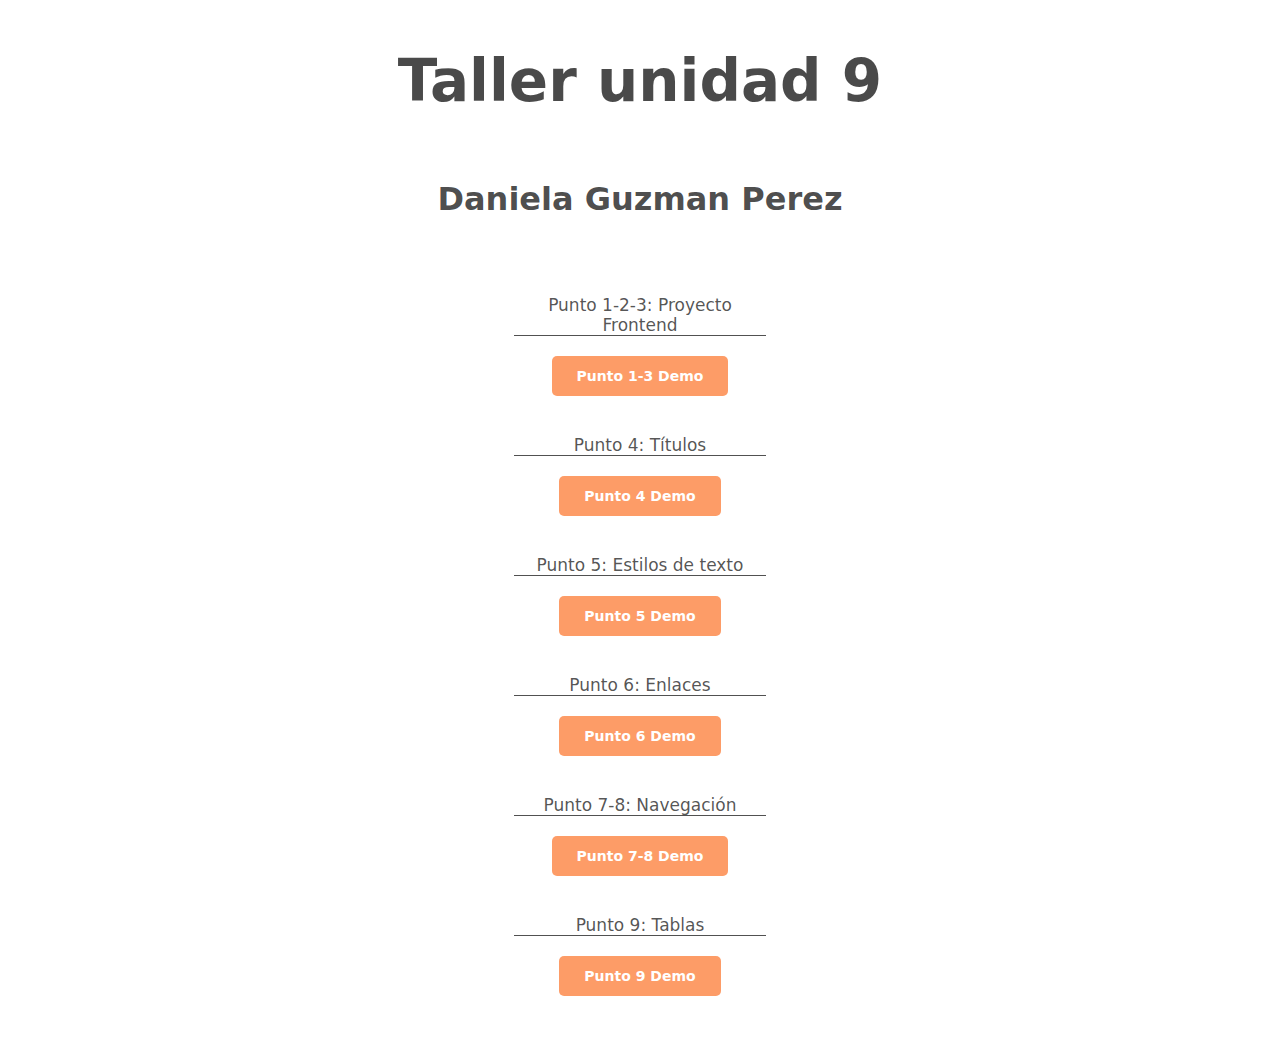
<file: index.html>
<!DOCTYPE html>
<html lang="en">
<head>
  <meta charset="UTF-8">
  <meta http-equiv="X-UA-Compatible" content="IE=edge">
  <meta name="viewport" content="width=device-width, initial-scale=1.0">
  <title>taller 9 menu</title>
  <link rel="stylesheet" href="./styles/styles.css">
</head>
<body> 
  <div>
    <h1> Taller unidad 9</h1>
    <h2>Daniela Guzman Perez</h2>
    <nav>
      <ul>
        <li>
          <p>
            Punto 1-2-3: Proyecto Frontend
          </p> 
          <a href="./punto-1-3/index.html">
            Punto 1-3 Demo
          </a>
        </li>
        <li>
          <p>
            Punto 4: Títulos
          </p> 
          <a href="./punto-4/numero4.html">
            Punto 4 Demo
          </a>
        </li>
        <li>
          <p>
            Punto 5: Estilos de texto
          </p>
          <a href="./punto-5/numero5.html">
            Punto 5 Demo
          </a>
        </li>
        <li>
          <p>
            Punto 6: Enlaces
          </p>
          <a href="./punto-6/numero6.html">
            Punto 6 Demo
          </a>
        </li>
        <li>
          <p>
            Punto 7-8: Navegación
          </p>
          <a href="./punto-7-8/numero7-8.html">
            Punto 7-8 Demo
          </a>
        </li>
        <li>
          <p>
            Punto 9: Tablas
          </p>
          <a href="./punto-9/numero9.html">
            Punto 9 Demo
          </a>
        </li>
      </ul>
    </nav>
  </div> 
</body>
</html>
</file>
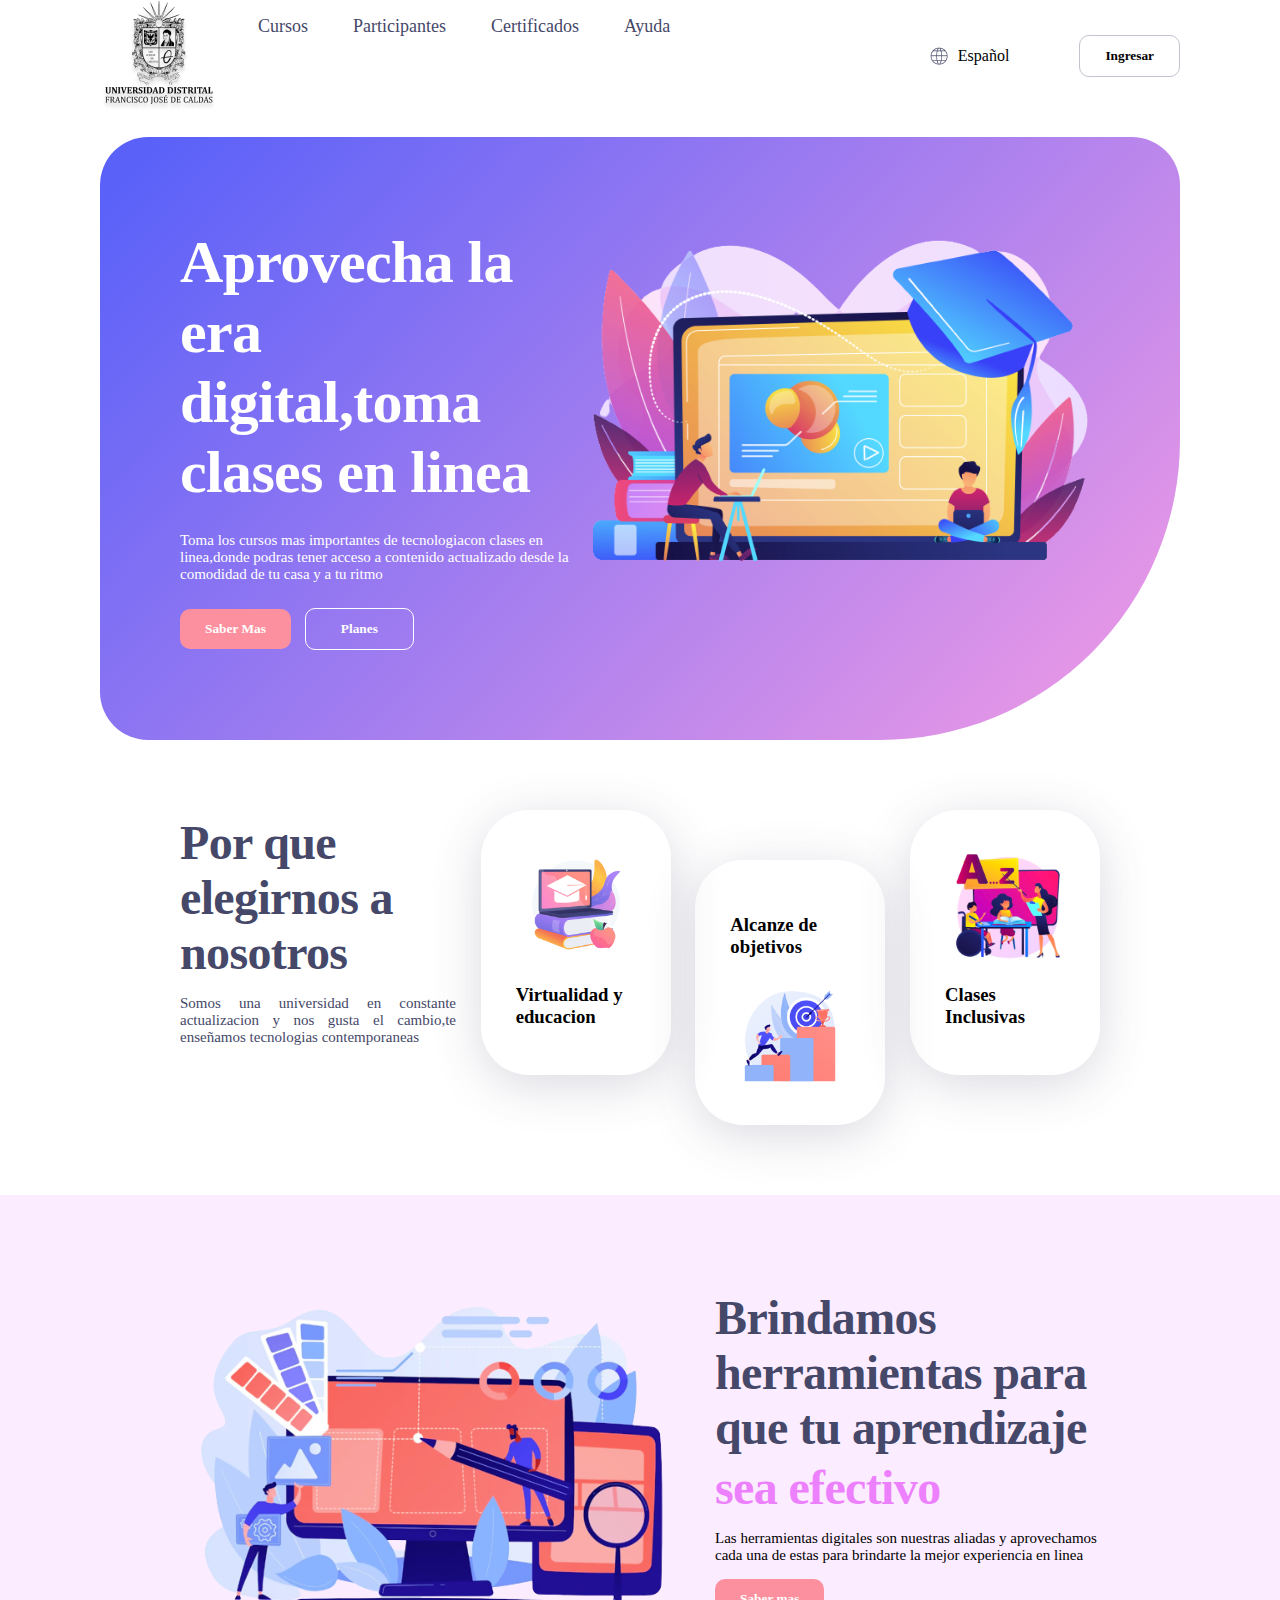
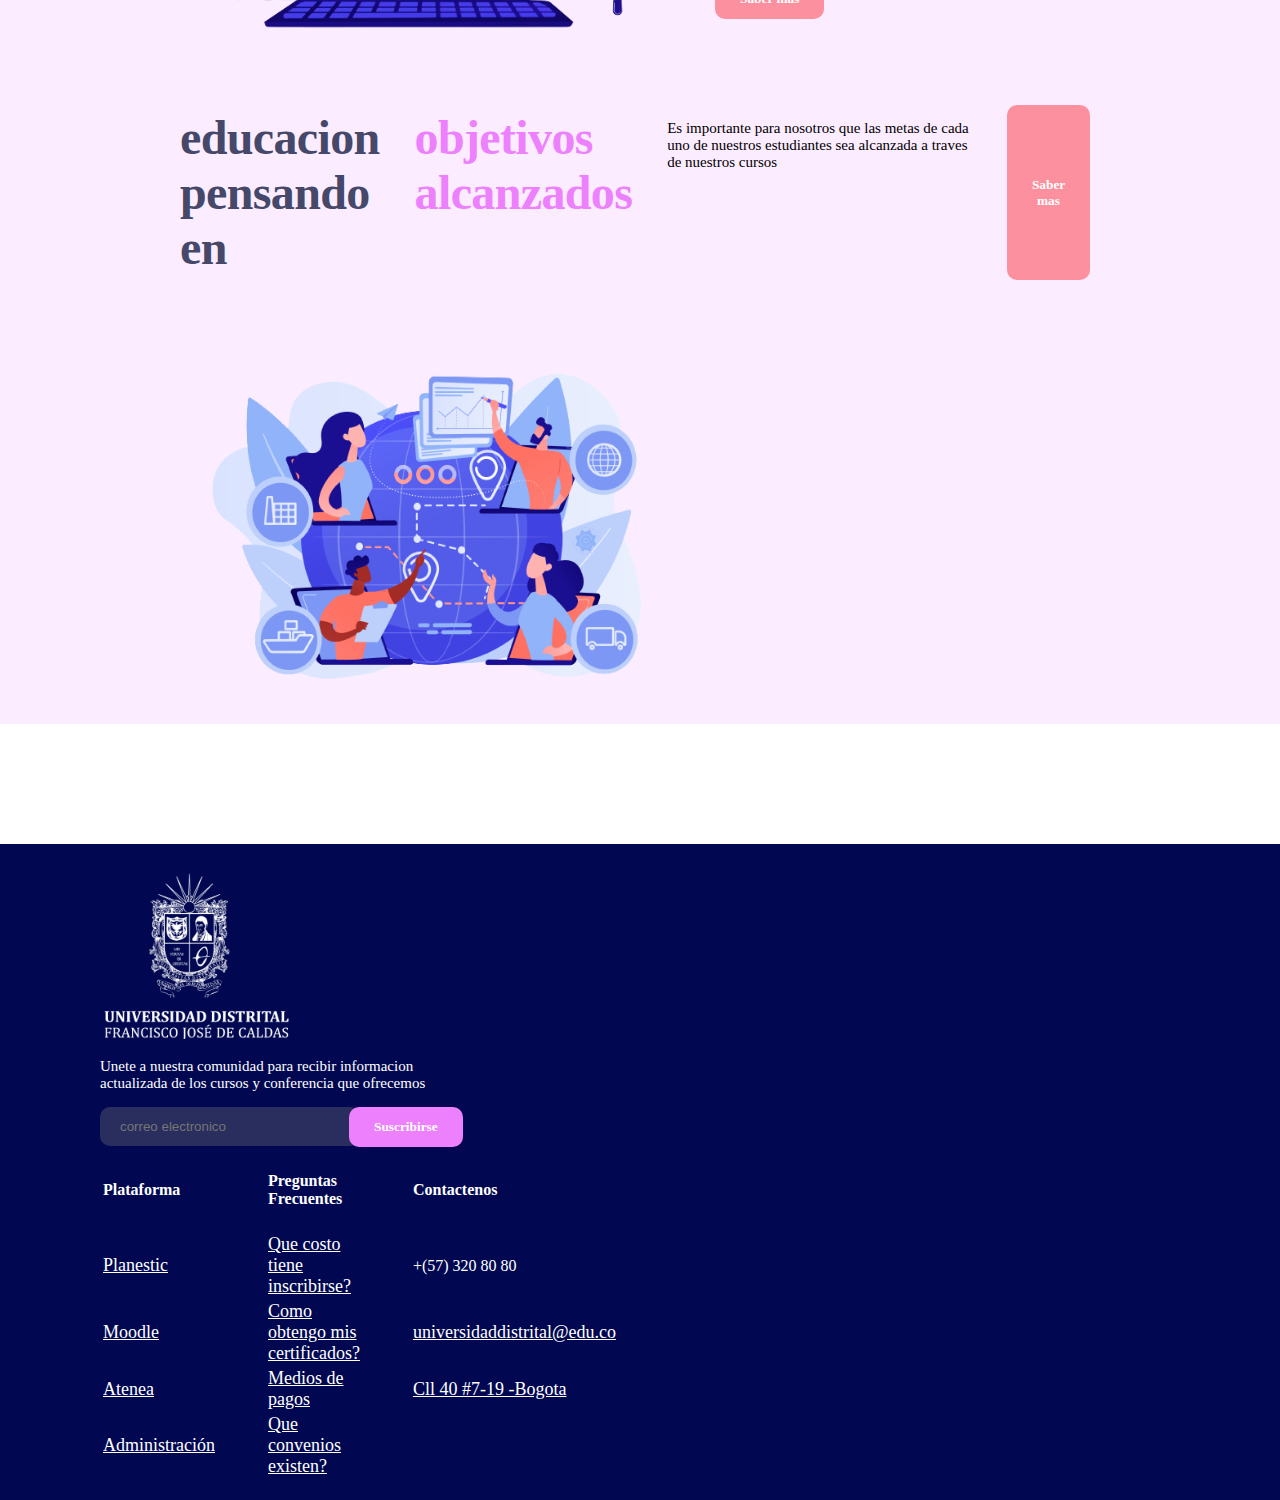
<file: punto-1-3/index.html>
<!DOCTYPE html>
<html lang="en">

<head>
  <meta charset="UTF-8">
  <meta name="viewport" content="width=device-width, initial-scale=1.0">
  <title>UD Atenea Cursos</title>
  <link rel="stylesheet"href="https://indestructibletype.com/fonts/Jost.css"  type="text/css"  charset="utf-8"/>
  <link rel="stylesheet" href="./styles/global-styles.css">
  <link rel="stylesheet" href="./styles/header-styles.css">
  <link rel="stylesheet" href="./styles/banner-styles.css">
  <link rel="stylesheet" href="./styles/section-1-styles.css">
  <link rel="stylesheet" href="./styles/section-2-styles.css">
  <link rel="stylesheet" href="./styles/footer-styles.css"> 
</head>

<body>
  <header>
    <div class="header__navigation">
      <img src="./public/images/header-logo.png" alt="main-logo">
      <nav>
        <ul>
          <li><a href="#banner">Cursos</a></li>
          <li><a href="#section-1">Participantes</a></li>
          <li><a href="#section-2">Certificados</a></li>
          <li><a href="#footer">Ayuda</a></li>
        </ul>
      </nav>
    </div>
    <div class="header__settings">
      <div>
        <img src="./public/images/header-world.png" alt="world">
        <span>Español</span>
      </div>
      <button>Ingresar</button>
    </div>
  </header>
  <main>
    <section id="banner">
      <div>
        <div>
          <h1>Aprovecha la era digital,toma clases en linea</h1>
          <p>
            Toma los cursos mas importantes de tecnologiacon clases
            en linea,donde podras tener acceso a contenido actualizado
            desde la comodidad de tu casa y a tu ritmo
          </p>
        </div>
        <div>
          <button class="button--orange">Saber Mas</button>
          <button class="button--white">Planes</button>
        </div>
      </div>
      <img src="./public/images/banner-online.png" alt="online-education" width="550px" height="350px">
    </section>
    <section id="section-1">
      <div class="section-1__info">
        <h2>Por que elegirnos a nosotros</h2>
        <p>
          Somos una universidad en constante actualizacion y
          nos gusta el cambio,te enseñamos tecnologias contemporaneas
        </p>
      </div>
      <div class="Section-1__Card">
        <img src="./public/images/section1-education.png" alt="education" width="120px" height="120px">
        <h3>Virtualidad y educacion</h3>
      </div>
      <div class="Section-1__Card section-1__card-down">
        <h3>Alcanze de objetivos</h3>
        <img src="./public/images/section1-goals.png" alt="goals" width="120px" height="120px">
      </div>
      <div class="Section-1__Card">
        <img src="./public/images/section1-teach.png" alt="teach" width="120px" height="120px">
        <h3>Clases Inclusivas</h3>
      </div>
    </section>
    <section id="section-2">
      <div class="section-2__info">
        <img src="./public/images/section2-tools.png" alt="tools" width="500px" height="350px">
        <div>
          <h2>Brindamos herramientas para que tu aprendizaje</h2>
          <h2 class="section-2__sub-pink">sea efectivo</h2>
          <p>
            Las herramientas digitales son nuestras aliadas y
            aprovechamos cada una de estas para brindarte la mejor
            experiencia en linea
          </p>
          <button class="button--orange">Saber mas</button>
        </div>
      </div>
      <div class="section-2__info">
        <h2>educacion pensando en</h2>
        <h2 class="section-2__sub-pink">objetivos alcanzados</h2>
      <p>
      Es importante para nosotros que las metas de cada uno de 
      nuestros estudiantes sea alcanzada a traves de nuestros cursos
      </p>
      <button class="button--orange">Saber mas</button>
      </div>
      <img
      src="./public/images/section2-goals.png"
      alt="goals"
      width="500px"
      height="350px"
      >
    </div>
    </section>
  </main>
  <footer id="footer">
    <div class="footer__info">
    <img 
    src="./public/images/footer-logo.png"
     alt="footer-logo"
     width="200px"
     height="175px"
     >
    <div>
      <p>
        Unete a nuestra comunidad para recibir informacion
        actualizada de los cursos y conferencia que ofrecemos
      </p>
      <form method="post">
        <input 
        id="email"
        type="email"
        name="user_name"
        placeholder="correo electronico"
        >
        <button class="button--pink">Suscribirse</button> 
      </form>
    <div>

    </div>
    <div>
      <table>
        <tr>
          <th>Plataforma</th>
          <th>Preguntas Frecuentes</th>
          <th>Contactenos</th>
        </tr>
        <tr>
          <td><a href="">Planestic</a></td>
          <td><a href="">Que costo tiene inscribirse?</a></td>
          <td>+(57) 320 80 80</td>
        </tr>
        <tr>
          <td><a href="">Moodle</a></td>
          <td><a href="">Como obtengo mis certificados?</a></td>
          <td><a href="">universidaddistrital@edu.co</a></td>
        </tr>
        <tr>
          <td><a href="">Atenea</a></td>
          <td><a href="">Medios de pagos</a></td>
          <td><a href="">Cll 40 #7-19 -Bogota</a></td>
        </tr>  
        <tr>
          <td><a href="">Administración</a></td>
          <td><a href="">Que convenios existen?</a></td>
        </tr>
      </table>
    </div>
  </footer>    
</body>
</html>
</file>
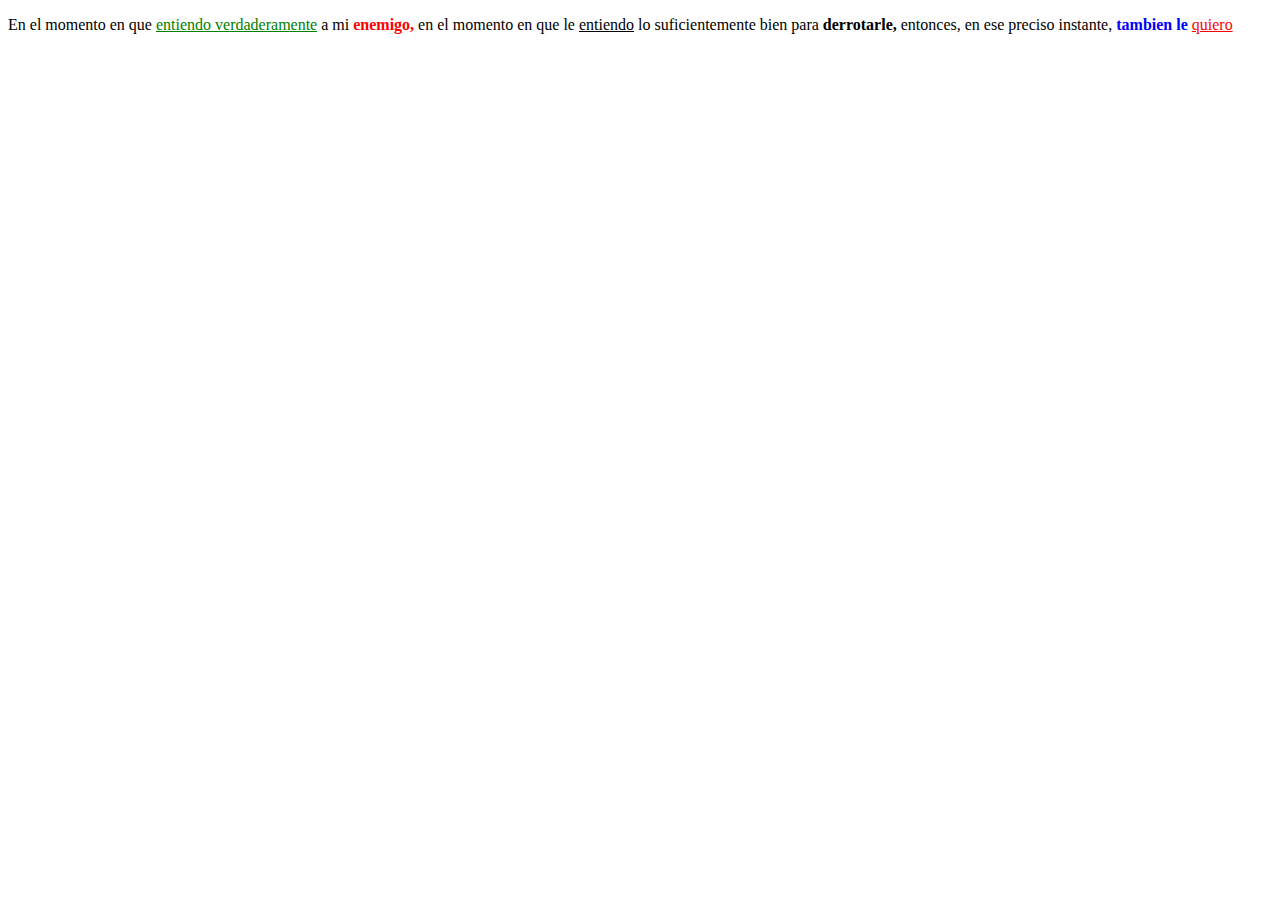
<file: punto-5/numero5.html>
<!DOCTYPE html>
<html lang="en">

<head>
    <meta charset="UTF-8">
    <meta name="viewport" content="width=device-width, initial-scale=1.0">
    <title>numero 5</title>
    <link rel="stylesheet" href="./styles/style-numero5.css">
</head>

<body>
    <!-- TEXTOS-->

    <div class=" color-black">
        <p>
            <span>En el momento en que</span>
            <u class="text-green">entiendo verdaderamente</u>
            <span>a mi</span>
            <b class="text-red">enemigo,</b>
            <span>en el momento en que le</span>
            <u class="text-black">entiendo</u>
            <span>lo suficientemente bien para</span>
            <strong class="letra grande">derrotarle,</strong>
            <span>entonces, en ese preciso instante,</span>
            <strong class="text-blue">tambien le</strong>
            <u class="text-red">quiero</u>
        </p>
    </div>

</body>

</html>
</file>
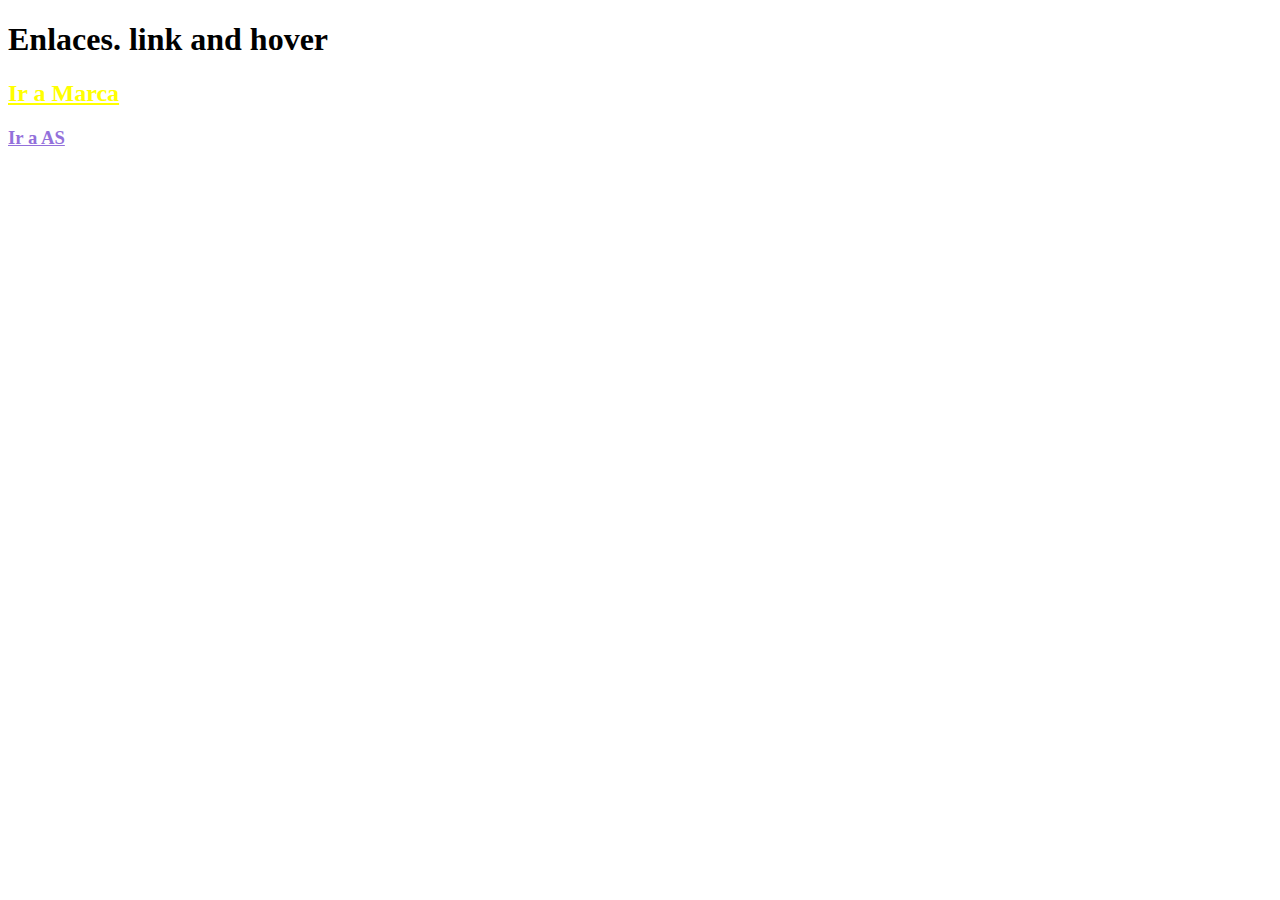
<file: punto-6/numero6.html>
<!DOCTYPE html>
<html lang="en">
<head>
    <meta charset="UTF-8">
    <meta name="viewport" content="width=device-width, initial-scale=1.0">
    <title>numero 6</title>
    <link rel="stylesheet" href="./styles/style-numero6.css">
</head>
<body>
   <p>
    <h1>
    <strong class="negrilla-black">Enlaces. link and hover</strong>
    </h1>
   </p> 
   
   <p>
    <h2>
        <u class="subrayado-amarillo">Ir a Marca</u>
    </h2>
   </p>

   <p>
    <h3>
        <u class="subrayado-morado">Ir a AS</u>
    </h3>
   </p>
  
    
    
</body>
</html>
</file>
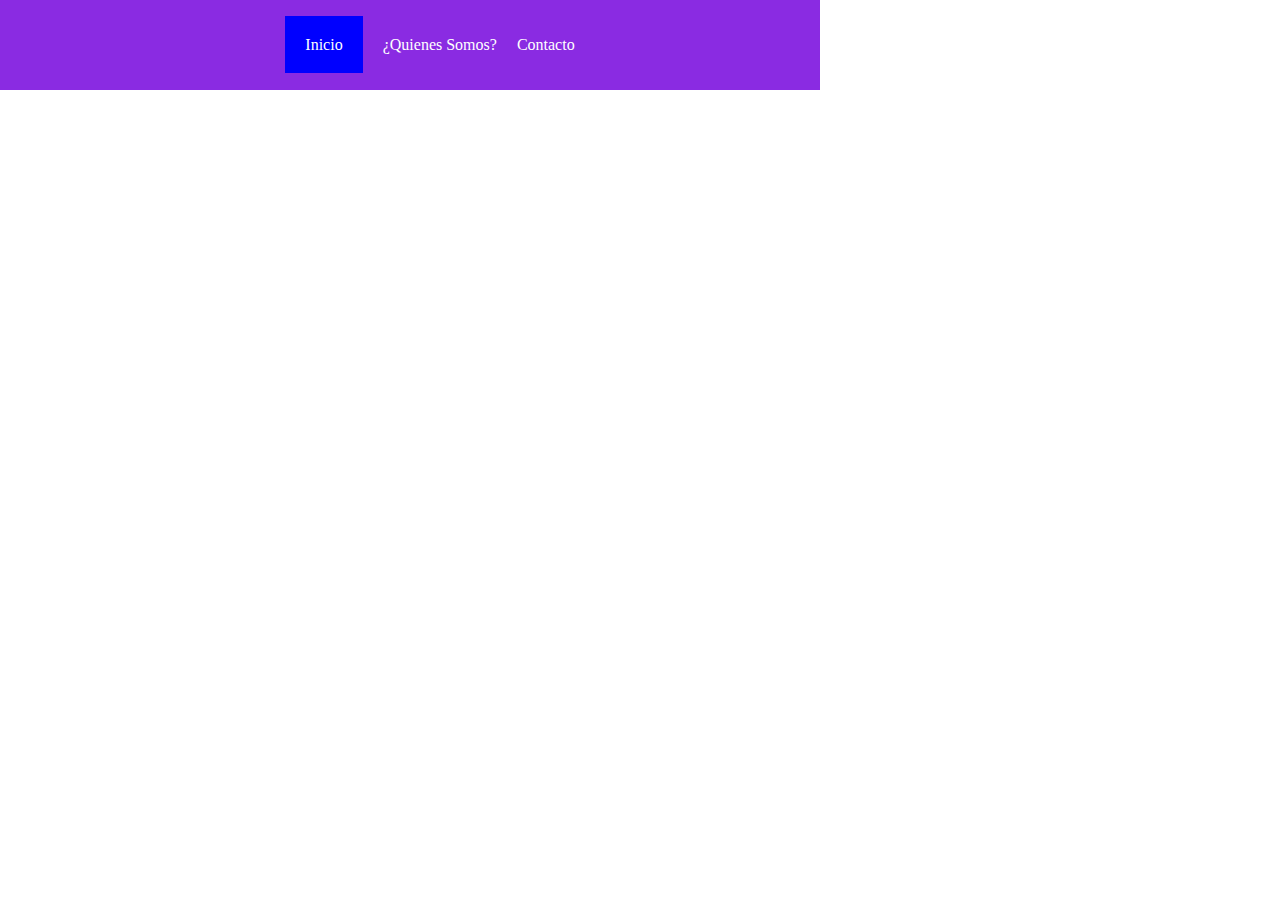
<file: punto-7-8/numero7-8.html>
<!DOCTYPE html>
<html lang="en">
<head>
    <meta charset="UTF-8">
    <meta name="viewport" content="width=device-width, initial-scale=1.0">
    <title>numero7-8</title>
    <link rel="stylesheet" href="./styles/style-numero7-8.css">
</head>
<body>
    <header>
      <nav>
        <ul>
          <il>
            <a class="text">Inicio</a>
          </il>  
          <il>
            <a>¿Quienes Somos?</a>
          </il>
          <il>
            <a>Contacto</a>
          </il>
        </ul>
      </nav>  
    </header>
  </body>
  </html>
</file>
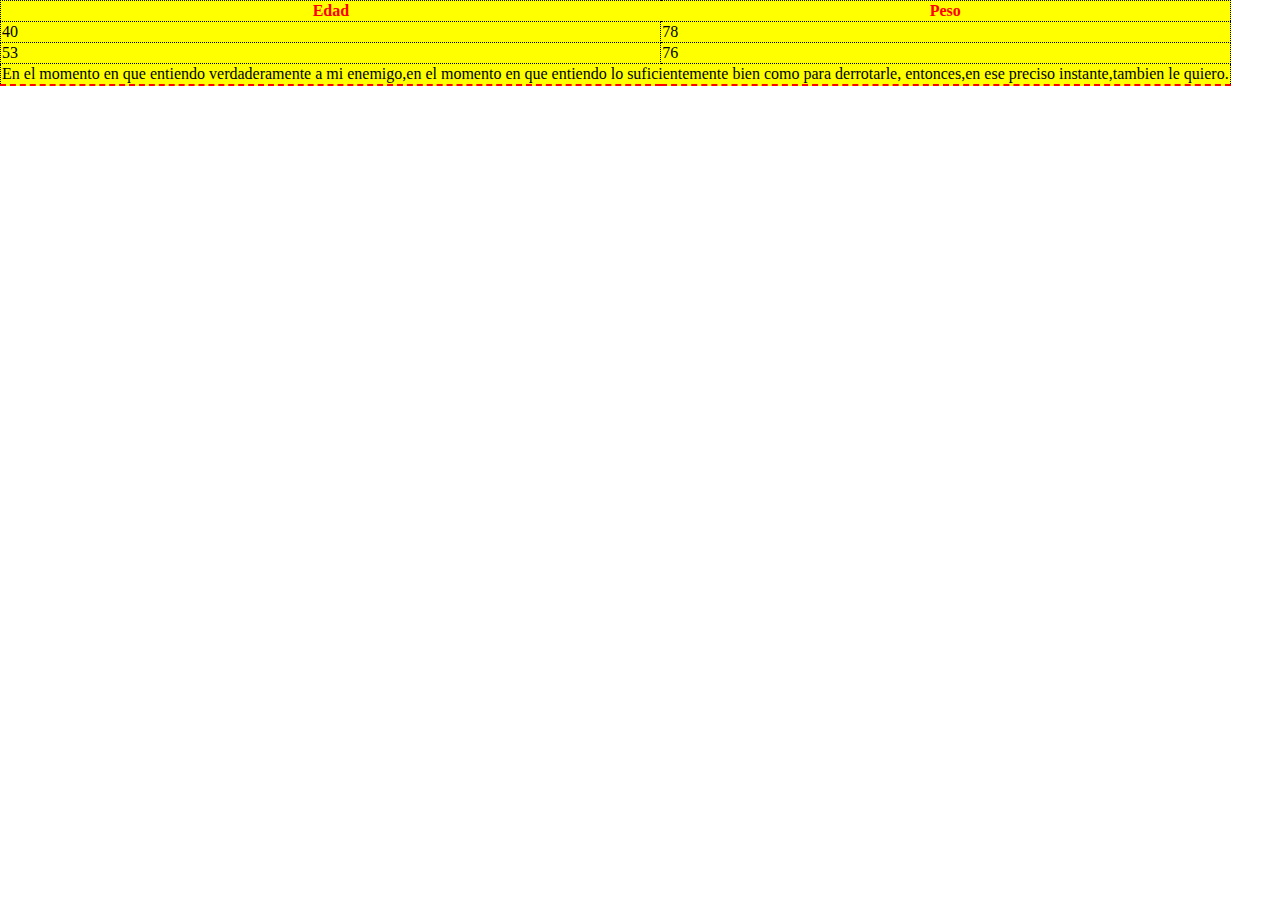
<file: punto-9/numero9.html>
<!DOCTYPE html>
<html lang="en">

<head>
    <meta charset="UTF-8">
    <meta name="viewport" content="width=device-width, initial-scale1.0">
    <title>numero9</title>
    <link rel="stylesheet" href="./styles/style-numero9.css">
</head>

<body>





    <table>

        <tr>
            <th class="text-red">Edad</th>
            <th class="text-rojo">Peso</th>
        </tr>
        <tr>
            <td class="columna">40</td>
            <td class="columna">78</td>
        <tr>


        <tr>

            <td class="columna">53</td>
            <td class="columna">76</td>
        </tr>

        <tr>
            <td colspan="2" class="paragraph">En el momento en que entiendo verdaderamente
                a mi enemigo,en el momento en que entiendo
                lo suficientemente bien como para derrotarle,
                entonces,en ese preciso instante,tambien le quiero.
            </td>

        </tr>
    </table>

</body>

</html>
</file>
<file: styles/styles.css>
body {
  text-align: center;
  color: #000000b5;
  font-family: system-ui, -apple-system;
}

body, div {
  display: flex;
  justify-content: center;
  align-items: center;
}

div {
  flex-direction: column;
  width: 50%;
  height: 50%;
  text-align: center;
}

h1 {
  font-size: 58px;
}

h2 {
  font-size: 32px;
}

nav {
  width: 40%;
}

ul {
  padding: 0;
  text-align: center;
  list-style: none;
}

li {
  margin: 50px 0;
}

p {
  margin: 40px 0 30px;
  color: #000000ae;
  font-size: 17px;
  border-bottom: 1px solid;
}

a {
  padding: 12px 25px;
  color: #ffffff;
  background-color: #fd8f54e2;
  border: none;
  border-radius: 5px;
  font-family: system-ui, -apple-system;
  font-size: 14px;
  font-weight: bold;
  text-decoration: none;
  cursor: pointer;
}

a:hover {
  background-color: #e87537e2;
}
</file>
<file: punto-1-3/styles/global-styles.css>
/* ESTILOS GLOBALES */

body {
    margin: 0px;
}

a {
    font-family: 'Jost';
    font-size: 18px;
}  

button {
    padding: 12px 25px;
    font-family: 'Jost';
    font-weight: bold;
    border-radius: 10px;
    cursor: pointer;
}

.button--orange {
  margin-right: 10px;
  background-color: #FD909E;
  color: #fff;
  border: none;
}

p {
    font-family: 'Jost';
    font-weight: 300;
    font-size: 15px;
}

 h2 {
    margin: 5px 0px;
    color: #454868;
    font-family: 'Jost';
    font-size: 48px;
    line-height: 55px;
    letter-spacing: -0.64px;
 }
</file>
<file: punto-1-3/styles/header-styles.css>
/* ESTILOS HEADER */

header {
    display: flex;
    justify-content: space-between;
    margin: 0px 100px;
}

.header__navigation {
    display: flex;
}

.header__navigation nav ul {
    display: flex;
    gap: 45px;
    list-style: none;
}

.header__navigation nav ul li a {
    text-decoration: none;
    color: #454868;
}

.header__settings {
    display: flex;
    align-items: center;
    gap: 70px;
}

.header__settings div {
    display: flex;
    align-items: center;
    gap: 10px;
    font-family: 'Jost';
    font-size: 16px;
    font-weight: 400;
}

.header__settings button {
    background-color: transparent;
    border: 1px solid #45486854;
}
</file>
<file: punto-1-3/styles/banner-styles.css>
/* ESTILOS DE BANNER */

#banner {
    display: flex;
    margin: 25px 100px;
    padding: 90px 80px;
    background: linear-gradient(313.18deg, #EE9AE5 3.28%, #5961F9 97.04%);
    border-radius: 48px 48px 300px 48px;
}

h1 {
    margin: 0px;
    color: #fff;
    font-family: 'Jost';
    font-size: 60px;
    font-weight: 600;
    line-height: 70px;
    letter-spacing: -0.64px;
}

#banner p {
    margin: 25px 0px;
    color: #fff;
}

.button--white {
    padding: 12px 35px;
    background-color: transparent;
    color: white;
    border: 1px solid #fff;
}
</file>
<file: punto-1-3/styles/section-1-styles.css>
/* ESTILOS SECTION 1 */

#section-1 {
    display: flex;
    justify-content: space-between;
    margin: 50px 100px;
    padding: 20px 80px;
}

.section-1__info {
    width: 30%;
}

.section-1__info p {
    color: #454868;
    text-align: justify;
}

.Section-1__Card {
    display: flex;
    flex-direction: column;
    align-items: center;
    justify-content: space-between;
    width: min-content;

    height: 195px;
    padding: 35px;
    border-radius: 48px;
    box-shadow: 0px 10px 50px #45486833;
}  

.section-1__card-down {
    margin-top: 50px;
} 

.section-1__card h3 {
    font-family: 'Jost';
    color: #454868;
    font-size: 18px;
    line-height: 20px;
    letter-spacing: -0.64px;
    text-align: center;
  }
</file>
<file: punto-1-3/styles/section-2-styles.css>
#section-2 {
    padding: 20px 180px;
    background: #ed80fd26;
}

.section-2__info {
    display: flex;
    gap: 35px;
    margin: 70px 0px;
}
  
.section-2__sub-pink {
    color: #ed80fd;
}
</file>
<file: punto-1-3/styles/footer-styles.css>
#footer {
    display: flex;
    justify-content: space-between;
    align-items: center;

    margin-top: 120px;
    padding: 20px 100px;
    background-color: #010851;
    color: #fff;
}

 .footer__info {
    width: 35%;
 }

 input {
   width: 220px;
   padding: 12px 20px;
   margin-right: -15px;
   border: none;
   border-radius: 10px;
   background-color: #45486899;
 }

 .button--pink {
   background-color: #ED80FD;
   color: #fff;
   border: none;
 }

 table {
   font-family: 'Jost';
   text-align: left;
 }

 tr {
   height: 40px;
 }

 th {
   height: 80px;
 }

 td {
   padding-right: 50px;
 }

 td a {
   color: #fff;
 }
</file>
<file: punto-5/styles/style-numero5.css>
.text-green {
  color: green;
}

.text-red {
  color: red;
}

.text-black {
  color: black;
}

.text-blue {
  color: blue;
}

.text-red {
  color: red;
}
</file>
<file: punto-6/styles/style-numero6.css>
.negrilla-black {
    color: black;
}

.subrayado-amarillo{
    color: yellow;
}

.subrayado-morado {
    color: mediumpurple;
}
</file>
<file: punto-7-8/styles/style-numero7-8.css>
body {
    margin: 0px;
}

header {
    display: flex;
    justify-content: center;
    align-items: center;
    gap: 40px;

    width: 800px;
    height: 70px;
    padding: 10px;
    background-color: blueviolet;
}

header {
    cursor: pointer;
}

a{
    color: #fff;
}

.text{
    background: blue;
    padding: 20px;
}

ul{
    display:flex;
    gap: 20px;
}
</file>
<file: punto-9/styles/style-numero9.css>
body {
    margin: 0px;
}

table{
    background: yellow;
    border-collapse: collapse;
    border-top: 1px dotted black;
    border-right: 1px dotted black;
    border-left: 1px dotted black;
}

.text-red {
    color: red;
    border-bottom: 20px;
}

.text-rojo {
  color: red;

}

.columna{
    border: 1px dotted black;
}

.paragraph{
    border-bottom: 2px dashed red;
}
</file>
